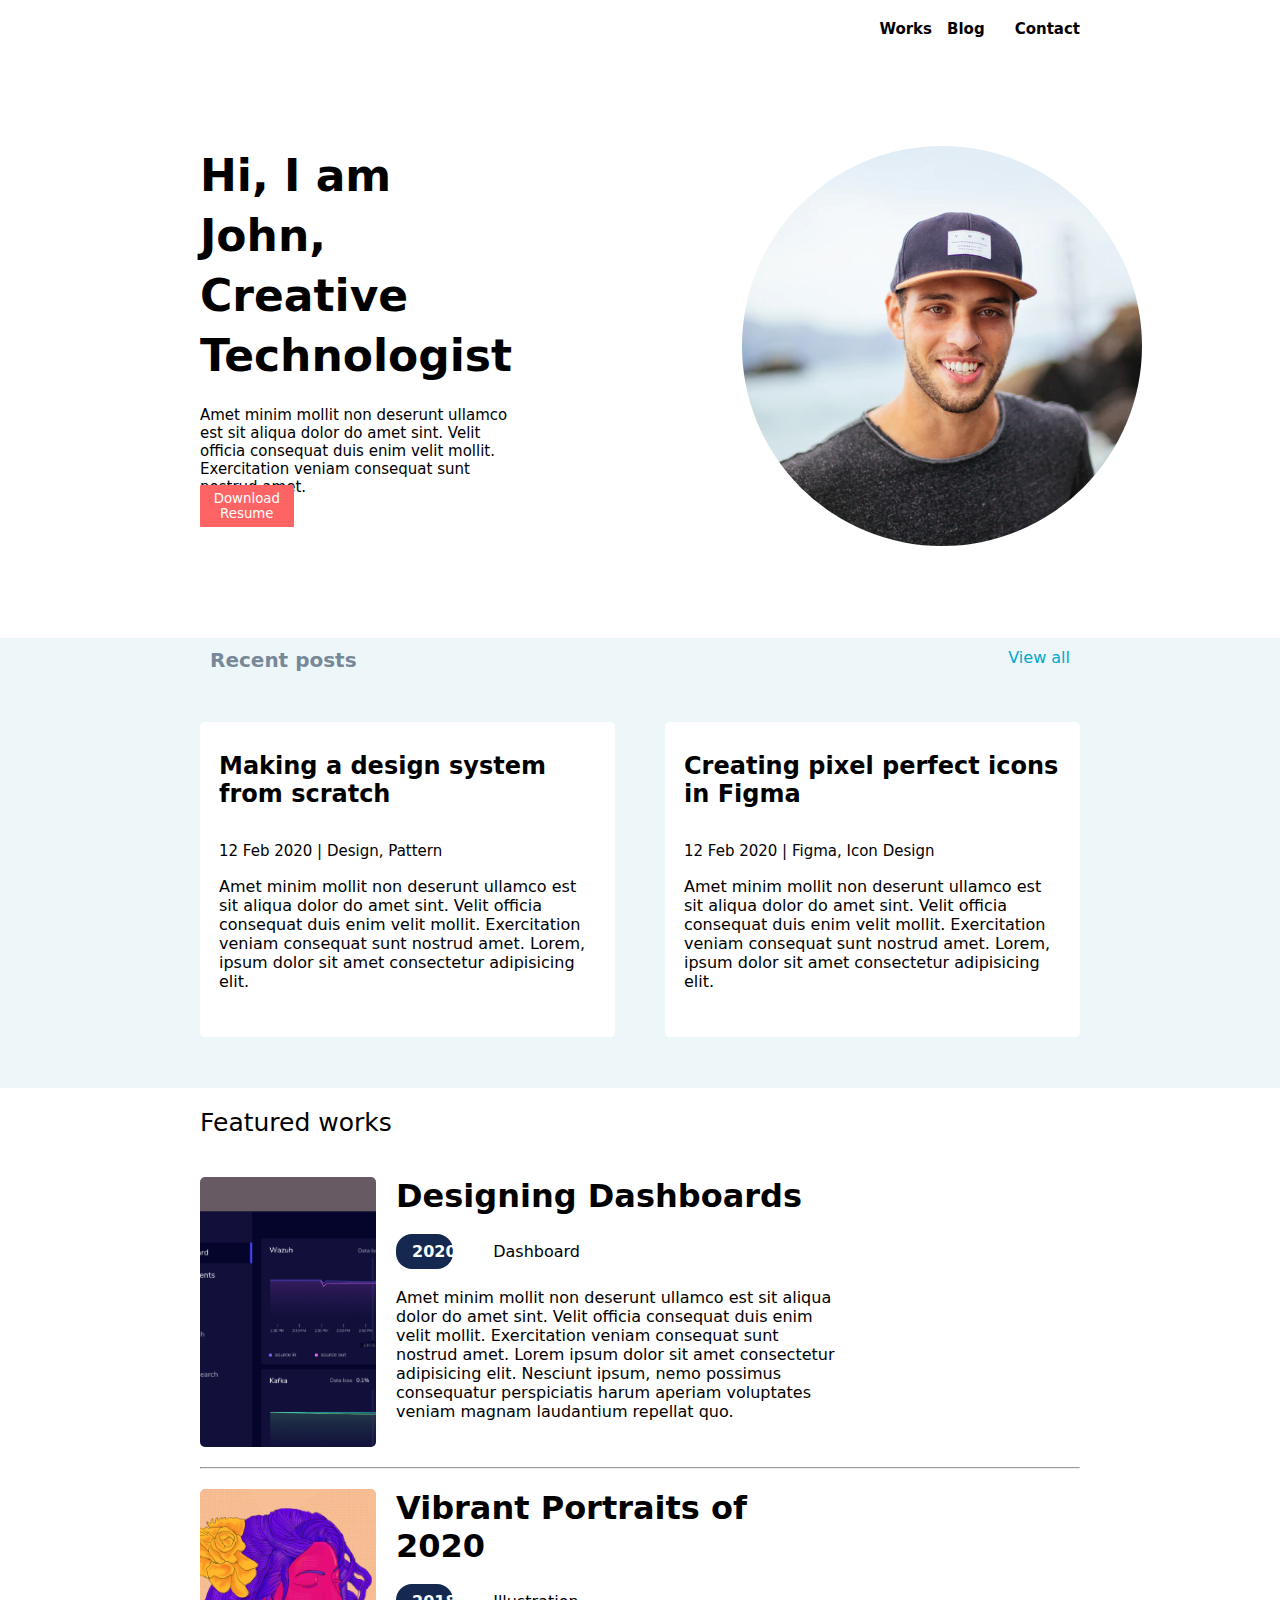
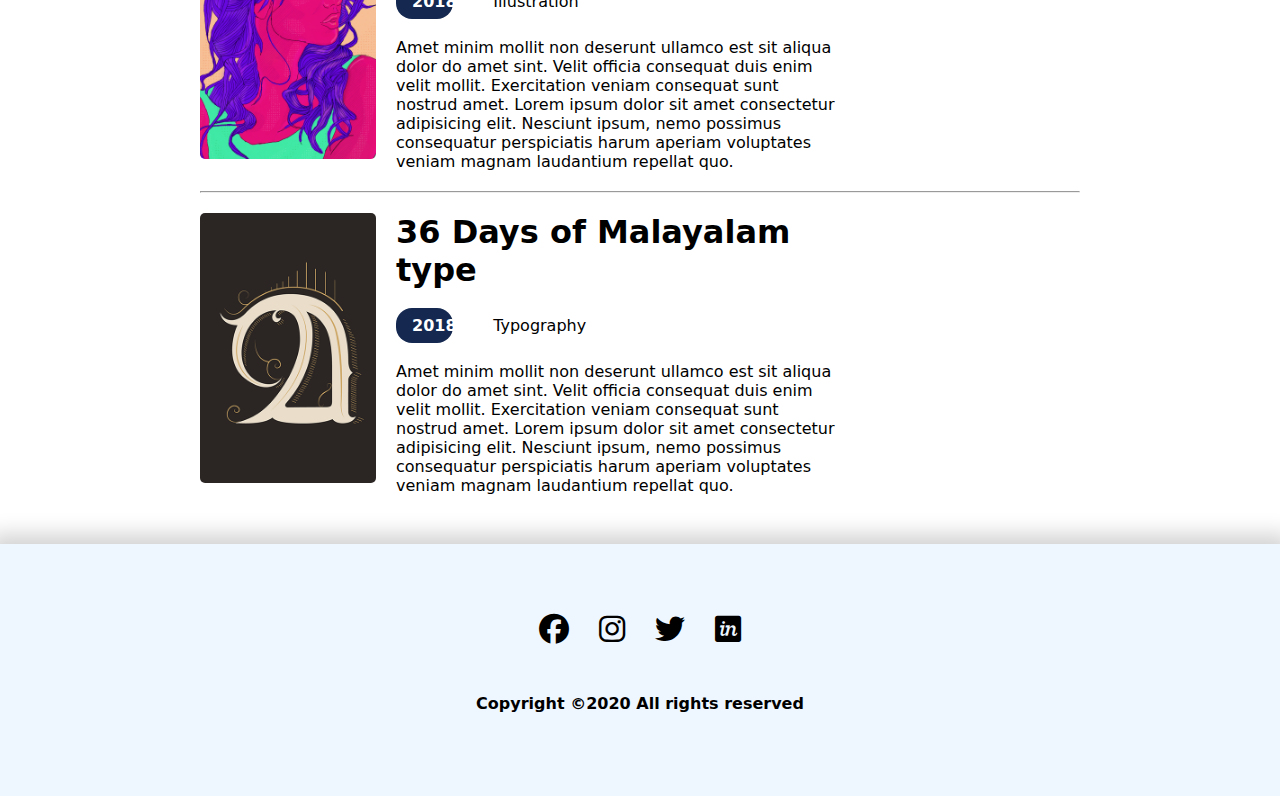
<file: index.html>
<!DOCTYPE html>
<html lang="en">
  <head>
    <meta charset="UTF-8" />
    <meta http-equiv="X-UA-Compatible" content="IE=edge" />
    <meta name="viewport" content="width=device-width, initial-scale=1.0" />
    <link rel="stylesheet" href="./css/style.css" />
    <link
      rel="stylesheet"
      href="https://cdnjs.cloudflare.com/ajax/libs/font-awesome/6.5.2/css/all.min.css"
    />
    <title>Portfolio</title>
  </head>
  <body>
    <header>
      <div class="container">
        <nav>
          <ul>
            <li><a href="./pages/works.html">Works</a></li>
          </ul>
          <ul>
            <li><a href="./pages/blog.html">Blog</li>
          </ul>
          <ul>
            <li><a href="./pages/contact.html">Contact</a></li>
          </ul>
        </nav>
        <main>
          <div class="header-desc">
            <h1>Hi, I am John, Creative Technologist</h1>
            <p>
              Amet minim mollit non deserunt ullamco est sit aliqua dolor do
              amet sint. Velit officia consequat duis enim velit mollit.
              Exercitation veniam consequat sunt nostrud amet.
            </p>
            <br />
            <button>Download Resume</button>
          </div>
          <div class="header-img">
            <img src="./images/images first.png" alt="img" />
          </div>
        </main>
      </div>
    </header>
    <!-- Main -->

    <main class="container" style="background: #edf7fa; height: 50vh">
      <div class="view">
        <h3>Recent posts</h3>
        <a href="#">View all</a>
      </div>
      <section class="main-item">
        <div class="main-desc">
          <h2>Making a design system from scratch</h2>
          <br />
          <div class="date">
            <p>12 Feb 2020 | Design, Pattern</p>
          </div>
          <div class="title">
            Amet minim mollit non deserunt ullamco est sit aliqua dolor do amet
            sint. Velit officia consequat duis enim velit mollit. Exercitation
            veniam consequat sunt nostrud amet. Lorem, ipsum dolor sit amet
            consectetur adipisicing elit.
          </div>
        </div>
        <div class="main-desc">
          <h2>Creating pixel perfect icons in Figma</h2>
          <br />
          <div class="date">
            <p>12 Feb 2020     |    Figma, Icon Design</p>
          </div>
          <div class="title">
            Amet minim mollit non deserunt ullamco est sit aliqua dolor do amet
            sint. Velit officia consequat duis enim velit mollit. Exercitation
            veniam consequat sunt nostrud amet. Lorem, ipsum dolor sit amet
            consectetur adipisicing elit.
          </div>
        </div>
      </section>
    </main>
    <!-- main second -->

    <section class="container">
      <h2 class="text">Featured works</h2>
      <div class="featured-item">
        <div class="featured-img">
          <img src="./images/secont.png" alt="img" />
          <div class="img-desc">
            <h1>Designing Dashboards</h1>
            <br />
            <div class="year"><span>2020 </span>     Dashboard</div>
            
            <br />
            <p>
              Amet minim mollit non deserunt ullamco est sit aliqua dolor do
              amet sint. Velit officia consequat duis enim velit mollit.
              Exercitation veniam consequat sunt nostrud amet. Lorem ipsum dolor
              sit amet consectetur adipisicing elit. Nesciunt ipsum, nemo
              possimus consequatur perspiciatis harum aperiam voluptates veniam
              magnam laudantium repellat quo.
            </p>
          </div>
        </div>
        <hr />

        <div class="featured-img">
          <img src="./images/third images.png" alt="img" />
          <div class="img-desc">
            <h1>Vibrant Portraits of 2020</h1>
            <br />
            <div class="year">
              <span>2018</span> <p>Illustration</p> 
            </div>
            
            <br />
            <p>
              Amet minim mollit non deserunt ullamco est sit aliqua dolor do
              amet sint. Velit officia consequat duis enim velit mollit.
              Exercitation veniam consequat sunt nostrud amet. Lorem ipsum dolor
              sit amet consectetur adipisicing elit. Nesciunt ipsum, nemo
              possimus consequatur perspiciatis harum aperiam voluptates veniam
              magnam laudantium repellat quo.
            </p>
          </div>
        </div>
        <hr />
        <div class="featured-img">
          <img src="./images/end images.png" alt="img" />
          <div class="img-desc">
            <h1>36 Days of Malayalam type</h1>
            <br />
            <div class="year"><span>2018 </span>    Typography</div>
            
            <br />
            <p>
              Amet minim mollit non deserunt ullamco est sit aliqua dolor do
              amet sint. Velit officia consequat duis enim velit mollit.
              Exercitation veniam consequat sunt nostrud amet. Lorem ipsum dolor
              sit amet consectetur adipisicing elit. Nesciunt ipsum, nemo
              possimus consequatur perspiciatis harum aperiam voluptates veniam
              magnam laudantium repellat quo.
            </p>
          </div>
        </div>
      </div>
    </section>
    <br />
    <footer class="footer-item">
      <div class="container">
        <span
          ><i class="fa-brands fa-facebook"></i>
          <i class="fa-brands fa-instagram"></i
          ><i class="fa-brands fa-twitter"></i
          ><i class="fa-brands fa-invision"></i
        ></span>
        <h4>Copyright ©2020 All rights reserved</h4>
      </div>
    </footer>
  </body>
</html>
</file>
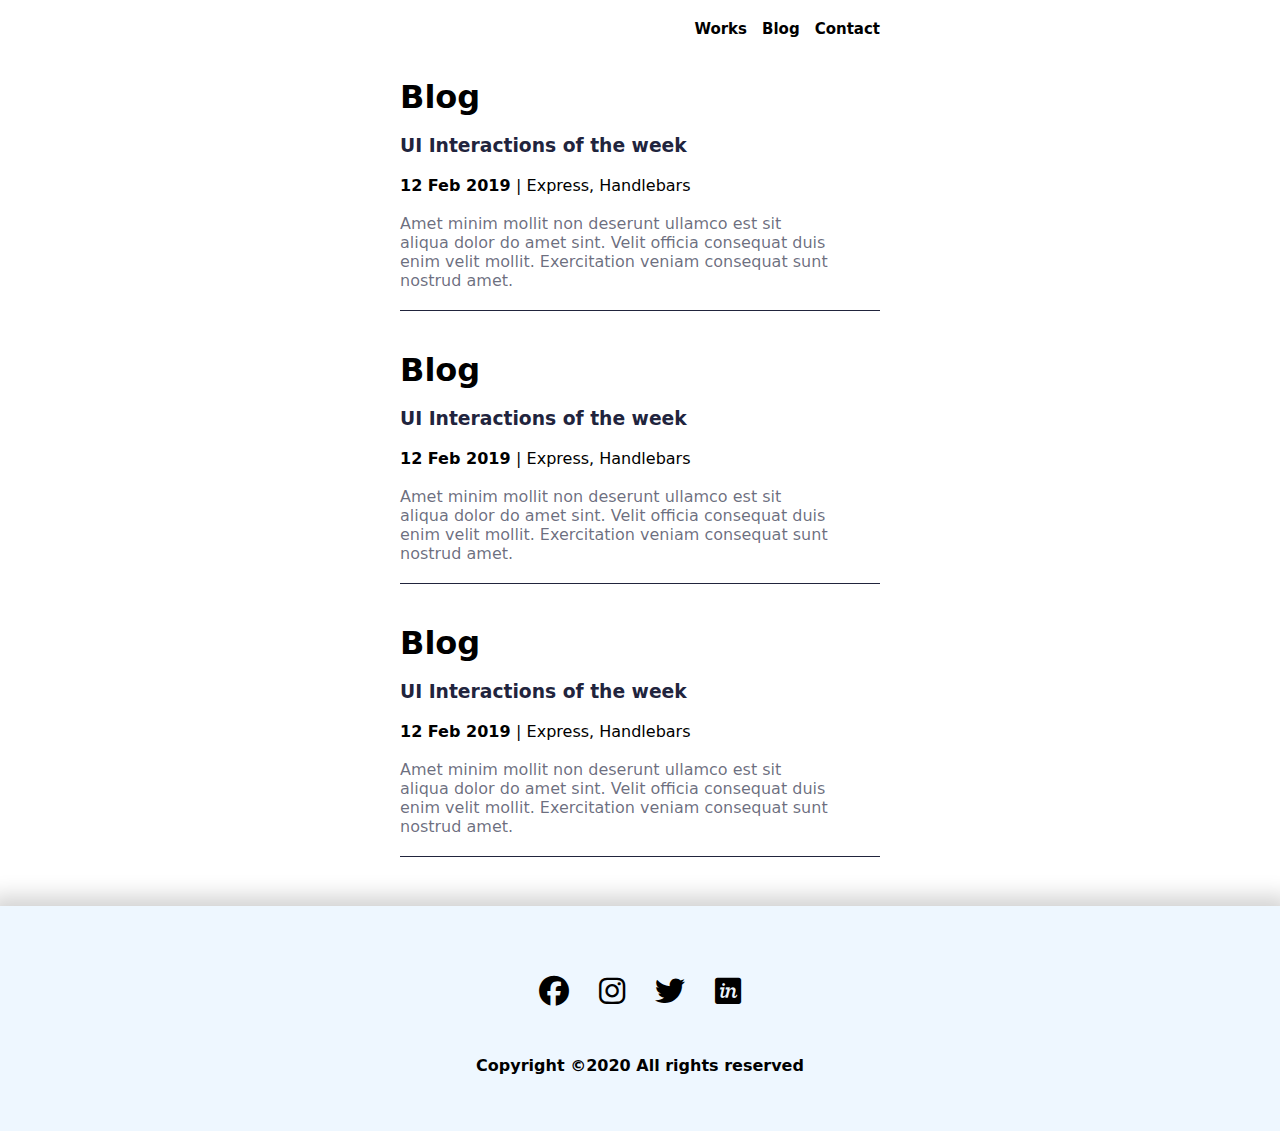
<file: pages/blog.html>
<!DOCTYPE html>
<html lang="en">
  <head>
    <meta charset="UTF-8" />
    <meta http-equiv="X-UA-Compatible" content="IE=edge" />
    <meta name="viewport" content="width=device-width, initial-scale=1.0" />
    <link rel="stylesheet" href="../css/blog.css" />
    <link
      rel="stylesheet"
      href="https://cdnjs.cloudflare.com/ajax/libs/font-awesome/6.5.2/css/all.min.css"
    />
    <title>blog</title>
  </head>
  <body>
    <header>
      <div class="container">
        <nav>
          <ul>
            <li><a href="./works.html">Works</a></li>
          </ul>
          <ul>
            <li><a href="./blog.html">Blog</a></li>
          </ul>
          <ul>
            <li><a href="./contact.html">Contact</a></li>
          </ul>
        </nav>
      </div>
    </header>

    <main>
      <div class="container">
        <h1 class="box">Blog</h1>
        <br />
        <div class="week">
          <h3>UI Interactions of the week</h3>
          <div class="week-date">
            <span class="date">12 Feb 2019 </span>| Express, Handlebars
            <br />
            <br />
            <p>
              Amet minim mollit non deserunt ullamco est sit aliqua dolor do
              amet sint. Velit officia consequat duis enim velit mollit.
              Exercitation veniam consequat sunt nostrud amet.
            </p>
          </div>
        </div>
        <span class="span"></span>
        <h1 class="box">Blog</h1>
        <br />
        <div class="week">
          <h3>UI Interactions of the week</h3>
          <div class="week-date">
            <span class="date">12 Feb 2019 </span>| Express, Handlebars
            <br />
            <br />
            <p>
              Amet minim mollit non deserunt ullamco est sit aliqua dolor do
              amet sint. Velit officia consequat duis enim velit mollit.
              Exercitation veniam consequat sunt nostrud amet.
            </p>
          </div>
        </div>

        <span class="span"></span>

        <h1 class="box">Blog</h1>
        <br />
        <div class="week">
          <h3>UI Interactions of the week</h3>
          <div class="week-date">
            <span class="date">12 Feb 2019 </span>| Express, Handlebars
            <br />
            <br />
            <p>
              Amet minim mollit non deserunt ullamco est sit aliqua dolor do
              amet sint. Velit officia consequat duis enim velit mollit.
              Exercitation veniam consequat sunt nostrud amet.
            </p>
          </div>
        </div>
        <span class="span"></span>
      </div>
      <br />
    </main>
    <footer class="footer-item">
      <div class="container">
        <span
          ><i class="fa-brands fa-facebook"></i>
          <i class="fa-brands fa-instagram"></i
          ><i class="fa-brands fa-twitter"></i
          ><i class="fa-brands fa-invision"></i
        ></span>
        <h4>Copyright ©2020 All rights reserved</h4>
      </div>
    </footer>
  </body>
</html>
</file>
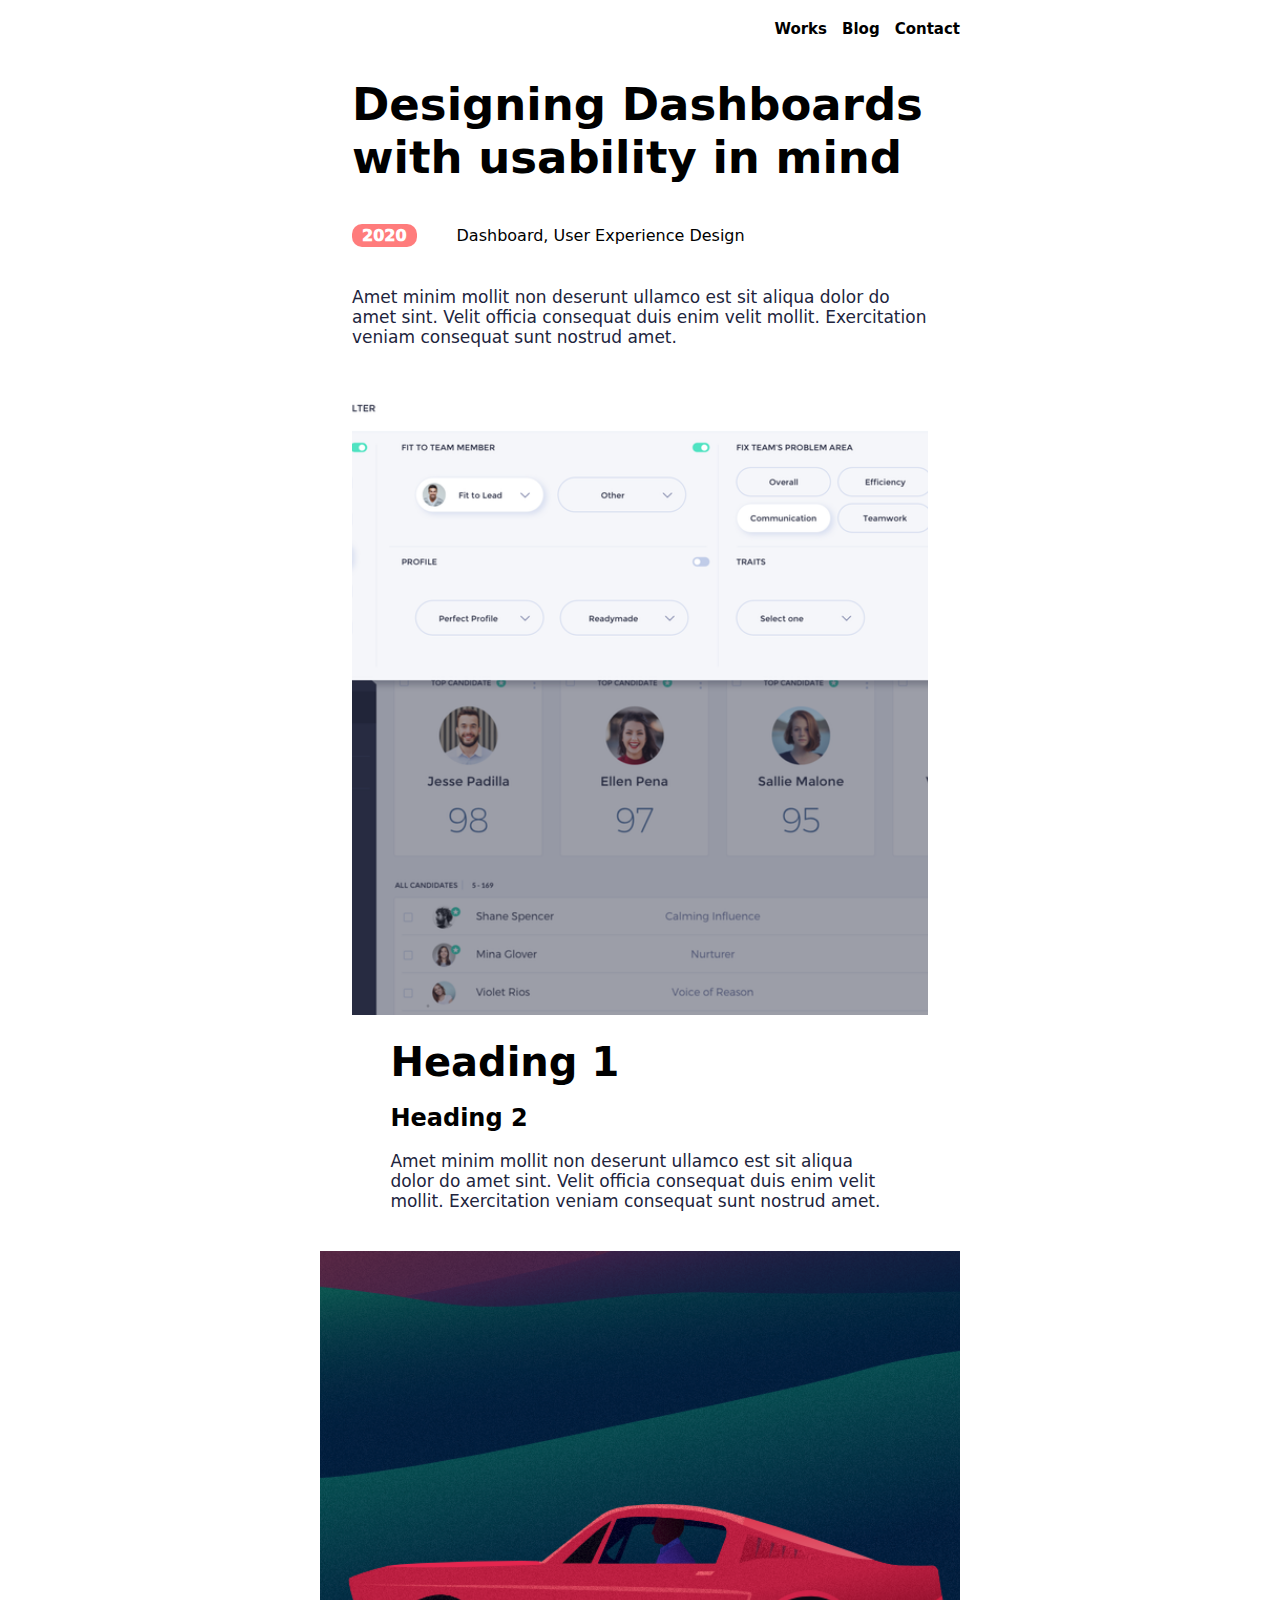
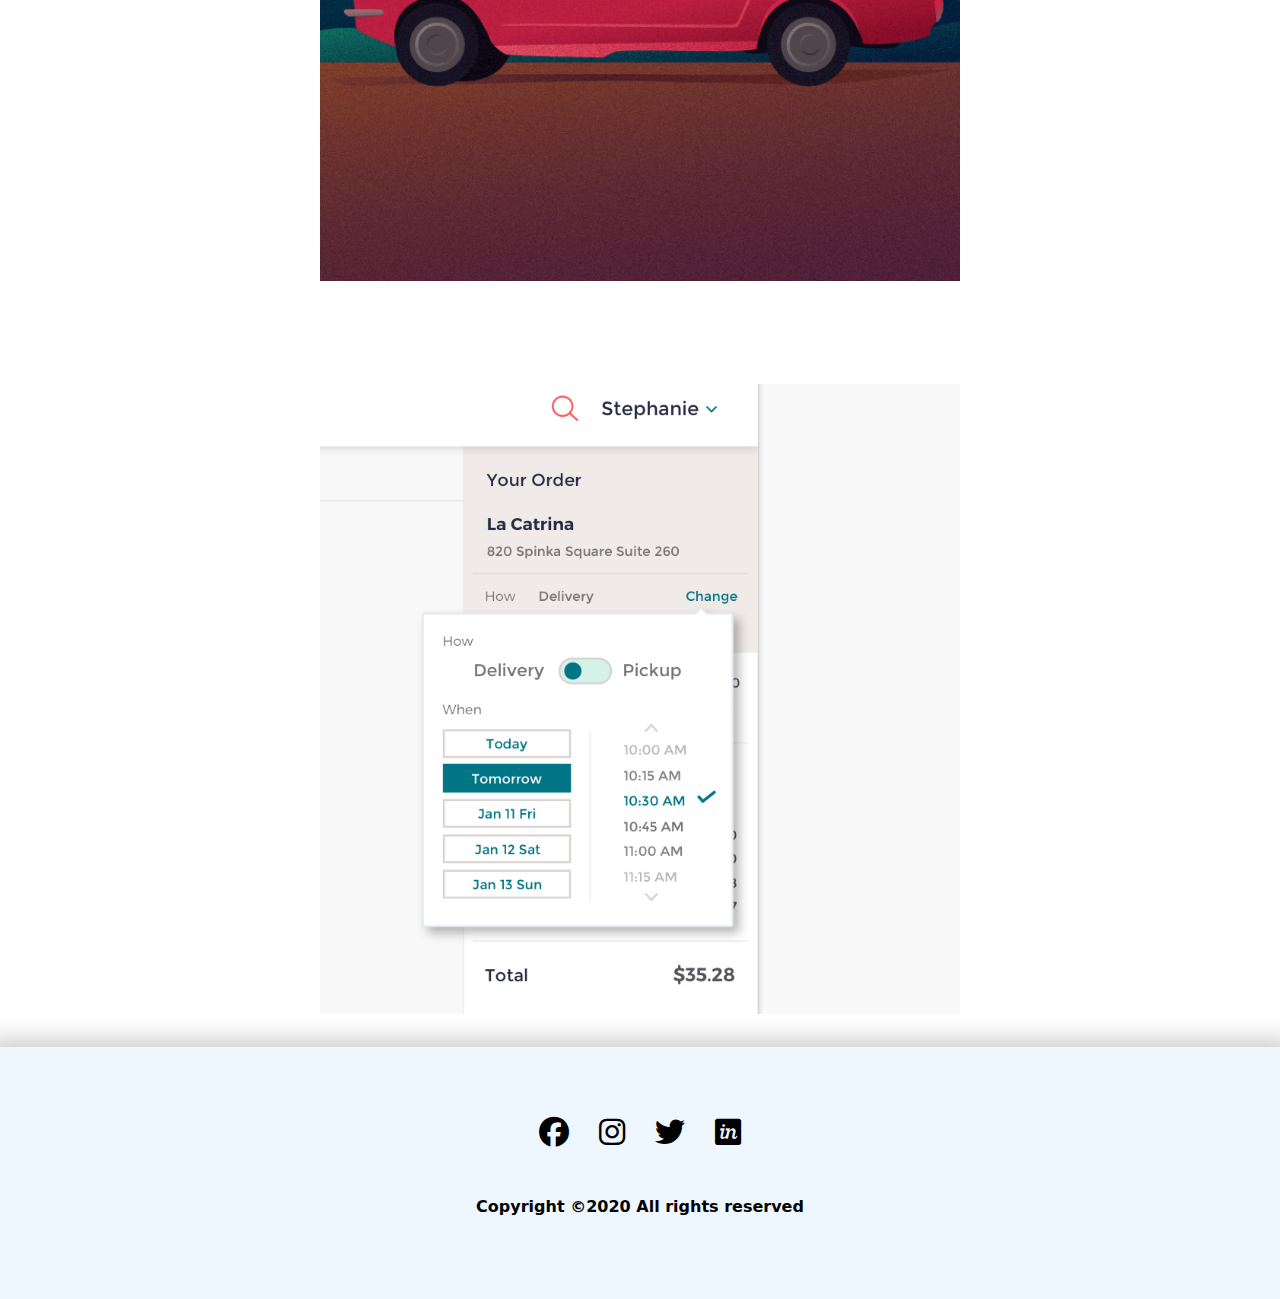
<file: pages/contact.html>
<!DOCTYPE html>
<html lang="en">
  <head>
    <meta charset="UTF-8" />
    <meta http-equiv="X-UA-Compatible" content="IE=edge" />
    <meta name="viewport" content="width=device-width, initial-scale=1.0" />
    <link rel="stylesheet" href="../css/contact.css" />
    <link
      rel="stylesheet"
      href="https://cdnjs.cloudflare.com/ajax/libs/font-awesome/6.5.2/css/all.min.css"
    />
    <title>Contact</title>
  </head>
  <body>
    <header>
      <div class="container">
        <nav>
          <ul>
            <li><a href="./works.html">Works</a></li>
          </ul>
          <ul>
            <li><a href="./blog.html">Blog</a></li>
          </ul>
          <ul>
            <li><a href="./contact.html">Contact</a></li>
          </ul>
        </nav>
      </div>
    </header>
    <main>
      <section>
        <div class="main__box container">
          <div class="main__title">
            <h2>Designing Dashboards with usability in mind</h2>

            <div class="year">
              <span>2020 </span>Dashboard, User Experience Design
            </div>

            <div class="main__desc">
              <p>
                Amet minim mollit non deserunt ullamco est sit aliqua dolor do
                amet sint. Velit officia consequat duis enim velit mollit.
                Exercitation veniam consequat sunt nostrud amet.
              </p>
              <br />
              <br />
              <div class="main__img">
                <img src="../images/contact img-1.png" alt="rasm" />
              </div>
            </div>
          </div>
        </div>
      </section>
      <section class="section__second container">
        <div class="main__heeding">
          <h1>Heading 1</h1>
          <br />
          <h2>Heading 2</h2>
          <br />
          <p>
            Amet minim mollit non deserunt ullamco est sit aliqua dolor do amet
            sint. Velit officia consequat duis enim velit mollit. Exercitation
            veniam consequat sunt nostrud amet.
          </p>
        </div>
        <div class="heading__img">
          <img src="../images/contact img-2.png" alt="img" />
        </div>
        <br />
        <div class="img__end">
          <img src="../images/contact img 3.png" alt="img" />
        </div>
      </section>
    </main>
    <br />
    <footer class="footer-item">
      <div class="container">
        <span
          ><i class="fa-brands fa-facebook"></i>
          <i class="fa-brands fa-instagram"></i
          ><i class="fa-brands fa-twitter"></i
          ><i class="fa-brands fa-invision"></i
        ></span>
        <h4>Copyright ©2020 All rights reserved</h4>
      </div>
    </footer>
  </body>
</html>
</file>
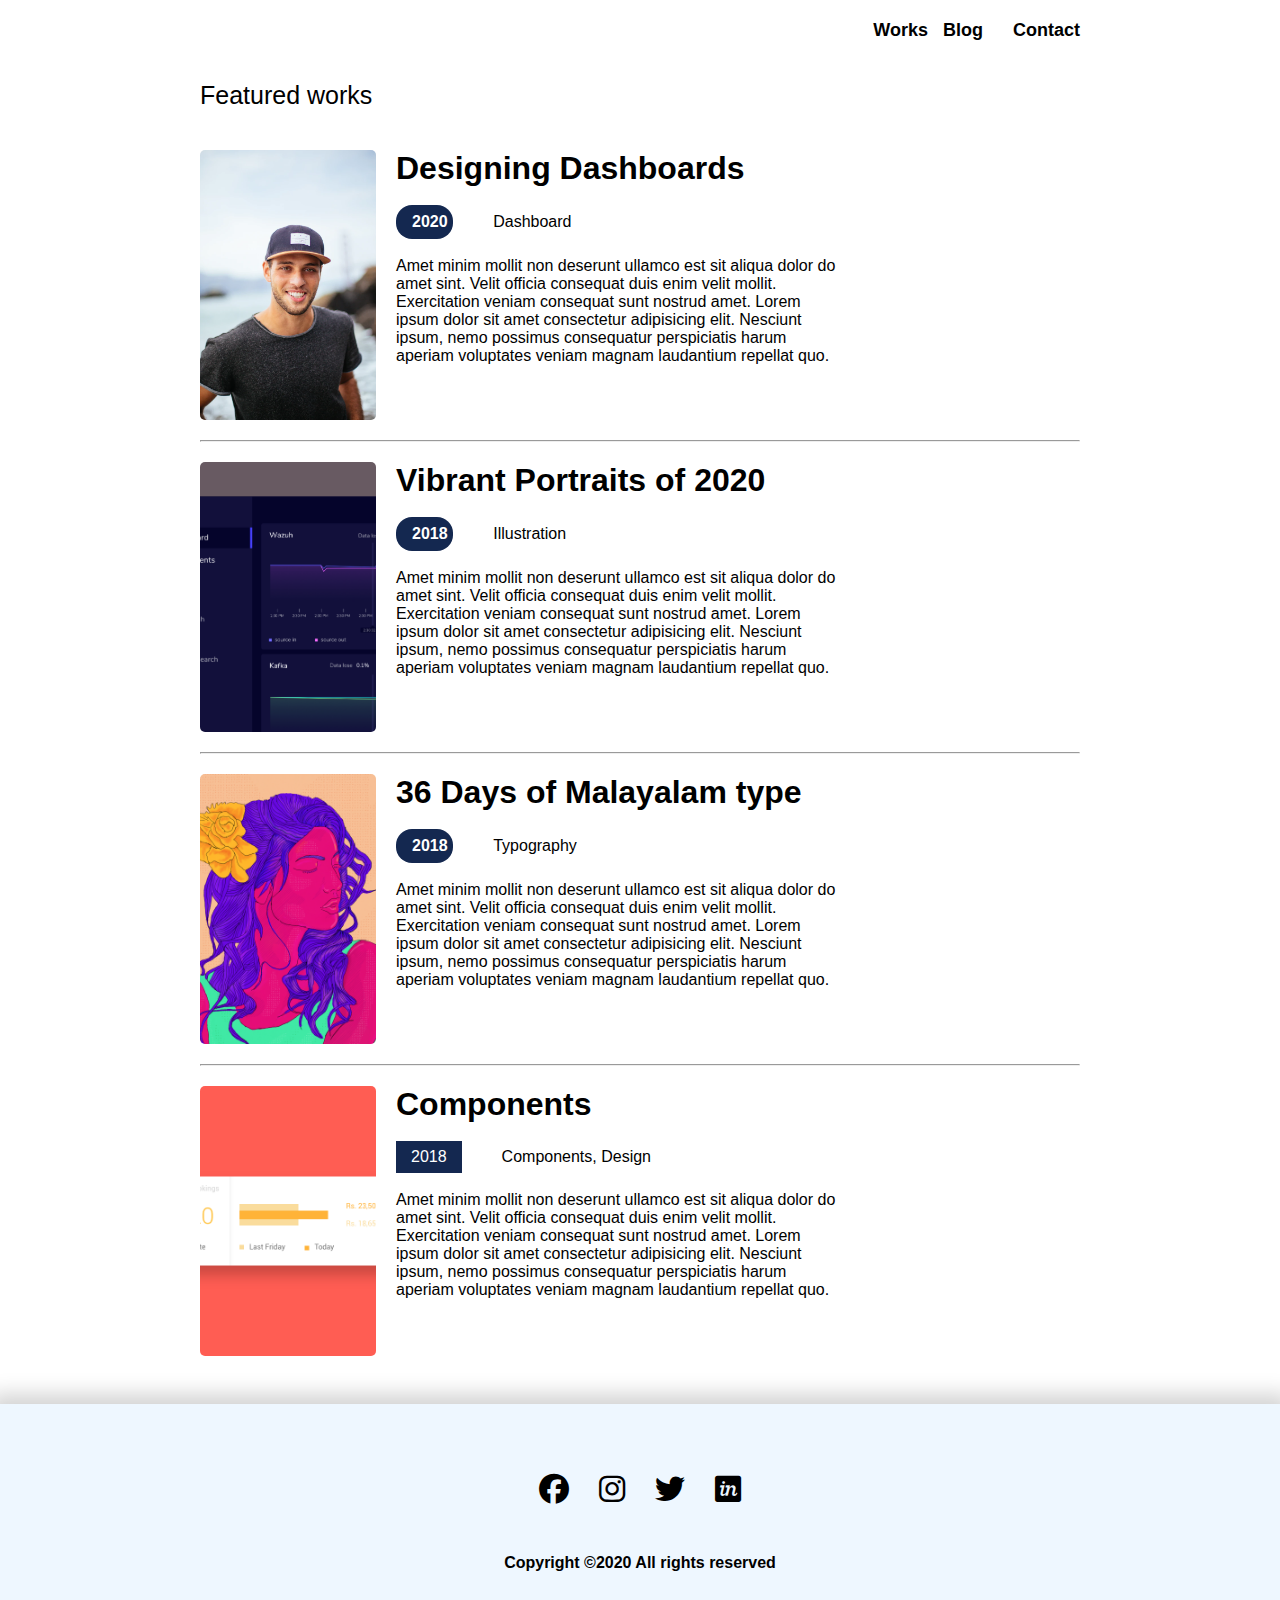
<file: pages/works.html>
<!DOCTYPE html>
<html lang="en">
  <head>
    <meta charset="UTF-8" />
    <meta http-equiv="X-UA-Compatible" content="IE=edge" />
    <meta name="viewport" content="width=device-width, initial-scale=1.0" />
    <link rel="stylesheet" href="../css/works.css" />
    <link rel="stylesheet" href="https://cdnjs.cloudflare.com/ajax/libs/font-awesome/6.5.2/css/all.min.css">
    <title>Works</title>
  </head>
  <body>
    <header>
      <div class="container">
        <div class="works">
            <nav>
                <ul>
                  <li><a href="../index.html">Works</a></li>
                </ul>
                <ul>
                  <li><a href="./blog.html">Blog</li>
                </ul>
                <ul>
                  <li><a href="./contact.html">Contact</a></li>
                </ul>
              </nav>
        </div>

    </header>
    <section class="container">
        <h2 class="text">Featured works</h2>
        <div class="featured-item">
          <div class="featured-img">
            <img src="../images/images first.png" alt="img" />
            <div class="img-desc">
              <h1>Designing Dashboards</h1>
              <br />
              <div class="year"><span>2020 </span>     Dashboard</div>
              
              <br />
              <p>
                Amet minim mollit non deserunt ullamco est sit aliqua dolor do
                amet sint. Velit officia consequat duis enim velit mollit.
                Exercitation veniam consequat sunt nostrud amet. Lorem ipsum dolor
                sit amet consectetur adipisicing elit. Nesciunt ipsum, nemo
                possimus consequatur perspiciatis harum aperiam voluptates veniam
                magnam laudantium repellat quo.
              </p>
            </div>
          </div>
          <hr />
  
          <div class="featured-img">
            <img src="../images/secont.png" alt="img" />
            <div class="img-desc">
              <h1>Vibrant Portraits of 2020</h1>
              <br />
              <div class="year">
                <span>2018</span> <p>Illustration</p> 
              </div>
              
              <br />
              <p>
                Amet minim mollit non deserunt ullamco est sit aliqua dolor do
                amet sint. Velit officia consequat duis enim velit mollit.
                Exercitation veniam consequat sunt nostrud amet. Lorem ipsum dolor
                sit amet consectetur adipisicing elit. Nesciunt ipsum, nemo
                possimus consequatur perspiciatis harum aperiam voluptates veniam
                magnam laudantium repellat quo.
              </p>
            </div>
          </div>
          <hr />
          <div class="featured-img">
            <img src="../images/third images.png" alt="img" />
            <div class="img-desc">
              <h1>36 Days of Malayalam type</h1>
              <br />
              <div class="year"><span>2018 </span>    Typography</div>
              
              <br />
              <p>
                Amet minim mollit non deserunt ullamco est sit aliqua dolor do
                amet sint. Velit officia consequat duis enim velit mollit.
                Exercitation veniam consequat sunt nostrud amet. Lorem ipsum dolor
                sit amet consectetur adipisicing elit. Nesciunt ipsum, nemo
                possimus consequatur perspiciatis harum aperiam voluptates veniam
                magnam laudantium repellat quo.
              </p>
            </div>
          </div>
        </div>
        <hr>
        <div class="featured-img">
            <img src="../images/work img.png" alt="img" />
            <div class="img-desc">
              <h1>Components</h1>
              <br />
              <div class="year"><span>2018 </span>    Components, Design</div>
              
              <br />
              <p>
                Amet minim mollit non deserunt ullamco est sit aliqua dolor do
                amet sint. Velit officia consequat duis enim velit mollit.
                Exercitation veniam consequat sunt nostrud amet. Lorem ipsum dolor
                sit amet consectetur adipisicing elit. Nesciunt ipsum, nemo
                possimus consequatur perspiciatis harum aperiam voluptates veniam
                magnam laudantium repellat quo.
              </p>
            </div>
          </div>
        </div>
      </section>
      <br />
      <footer class="footer-item">
        <div class="container">
          <span
            ><i class="fa-brands fa-facebook"></i>
            <i class="fa-brands fa-instagram"></i
            ><i class="fa-brands fa-twitter"></i
            ><i class="fa-brands fa-invision"></i
          ></span>
          <h4>Copyright ©2020 All rights reserved</h4>
        </div>
      </footer>

   
  </body>
</html>
</file>
<file: css/style.css>
* {
  margin: 0;
  padding: 0;
  box-sizing: border-box;
  list-style: none;
  font-family: system-ui, -apple-system, BlinkMacSystemFont, "Segoe UI", Roboto,
    Oxygen, Ubuntu, Cantarell, "Open Sans", "Helvetica Neue", sans-serif;
  text-decoration: none;
}

.container {
  /* height: 100vh; */
  padding: 0px 200px;
}

nav {
  width: 100%;
  display: flex;
  justify-content: space-between;
  align-items: center;
  justify-content: end;
  gap: 15px;
  /* color: black; */
  font-size: 15px;
  font-weight: bold;
  padding: 20px 0px;
  cursor: pointer;
}

nav ul a {
  color: black;
}

header main {
  width: 100%;
  display: flex;
  justify-content: space-between;
  justify-content: start;
  padding: 10% 0px;
  gap: 200px;
}

.header-desc {
  width: 50%;
  display: flex;
  align-items: start;
  flex-direction: column;
  gap: 20px;
}

main h1 {
  font-size: 44px;
  font-weight: 400px;
  line-height: 60px;
}

main p {
  font-size: 15px;
  height: 20px;
  font-weight: 200px;
}

.header-img {
  width: 50%;
  padding: 0px 30px;
}

header main img {
  width: 400px;
  height: 400px;
  object-fit: cover;
  border-radius: 50%;
}

.header-desc button {
  width: 30%;
  padding: 2%;
  background: #ff6464;
  color: white;
  border: none;
  border-radius: 2%;
  cursor: pointer;
}

/* Main */

.main-item {
  width: 100%;
  height: 20%;
  display: flex;
  padding: 40px 0px;
  gap: 50px;
  justify-content: center;
}

.view {
  display: flex;
  justify-content: space-between;
  /* justify-content: center; */
  padding: 10px;
  gap: 10px;
}

.main-desc {
  width: 50%;
  height: 35vh;
  background-color: #fff;
  padding: 30px 19px;
  border-radius: 5px;
  gap: 530px;
}

.date {
  gap: 20px;
  padding: 15px 0;
}

.view a {
  color: #00a8cc;
}

.view h3 {
  font-size: 20px;
  font-weight: 50px;
  color: lightslategray;
  /* line-height: 50px; */
}

/* section second */

.text {
  font-size: 25px;
  font-weight: 400;
  padding: 20px 0px;
}

.featured-item {
  width: 100%;
  /* height: 100vh; */
  display: flex;
  /* justify-content: space-between; */
  flex-direction: column;
}

.featured-img {
  width: 100%;
  display: flex;
  justify-content: space-between;
  justify-content: start;
  text-align: start;
  gap: 20px;
  padding: 20px 0px;
}

.featured-img img {
  width: 20%;
  height: 30vh;
  object-fit: cover;
  border-radius: 5px;
  gap: 50px;
}

.img-desc {
  width: 50%;
  gap: 20px;
  /* margin: 0px 20px;   */
}

.footer-item {
  width: 100%;
  height: 28vh;
  /* display: flex; */
  margin-top: 10px;
  text-align: center;
  align-items: center;
  gap: 20px;
  padding: 20px;
  background-color: rgb(238, 247, 255);
  box-shadow: 0px 0px 20px 10px lightgray;
}

footer span {
  display: flex;
  padding: 50px;
  gap: 30px;
  text-align: center;
  justify-content: center;
}

footer span i {
  font-size: 30px;
  cursor: pointer;
}

.featured-item span {
  width: 13%;
  border: 1px solid rgba(18, 18, 28, 0);
  border-radius: 16px;
  padding: 2px 2px;
  color: black;
  font-weight: bold;
  display: flex;
  justify-content: space-between;
  gap: 20px;
}

.featured-img span {
  background-color: #142850;
  color: white;
  padding: 7px 15px;
  font-size: 16px;
}

.year {
  display: flex;
  /* justify-content: space-between; */
  align-items: center;
  gap: 40px;
}
</file>
<file: css/blog.css>
* {
  margin: 0;
  padding: 0;
  box-sizing: border-box;
  list-style: none;
  font-family: system-ui, -apple-system, BlinkMacSystemFont, "Segoe UI", Roboto,
    Oxygen, Ubuntu, Cantarell, "Open Sans", "Helvetica Neue", sans-serif;
  text-decoration: none;
}

.container {
  /* width: 85%; */
  padding: 0px 400px;
  height: 100%;
}

nav {
  width: 100%;
  display: flex;
  justify-content: space-between;
  align-items: center;
  justify-content: end;
  gap: 15px;
  /* color: black; */
  font-size: 15px;
  font-weight: bold;
  padding: 20px 0px;
  cursor: pointer;
}

nav ul a {
  color: black;
}

.box {
  width: 100%;
  padding-top: 20px;
  display: flex;
  gap: 20px;
}

.week {
  width: 90%;
  display: flex;
  gap: 20px;
  justify-content: center;
  text-align: start;
  flex-direction: column;
}

.span {
  width: 100%;
  display: flex;
  justify-content: space-between;
}

.week h3 {
  font-weight: 500px;
  color: #21243d;
}

.date {
  font-weight: bold;
}

.week-date p {
  color: #21243da9;
}

.span {
  width: 100%;
  border-bottom: 1px solid #21243d;
  margin: 20px 0px;
}

.footer-item {
  width: 100%;
  height: 25vh;
  /* display: flex; */
  margin-top: 10px;
  text-align: center;
  align-items: center;
  gap: 20px;
  padding: 20px;
  background-color: rgb(238, 247, 255);
  box-shadow: 0px 0px 20px 10px lightgray;
}

footer span {
  display: flex;
  padding: 50px;
  gap: 30px;
  text-align: center;
  justify-content: center;
}

footer span i {
  font-size: 30px;
}

.featured-item span {
  border: 1px solid rgba(18, 18, 28, 0);
  border-radius: 16px;
  padding: 2px 2px;
  color: black;
}

.featured-img span {
  background-color: #142850;
  color: white;
  padding: 7px 15px;
  font-size: 16px;
}
</file>
<file: css/contact.css>
* {
  margin: 0;
  padding: 0;
  box-sizing: border-box;
  list-style: none;
  font-family: system-ui, -apple-system, BlinkMacSystemFont, "Segoe UI", Roboto,
    Oxygen, Ubuntu, Cantarell, "Open Sans", "Helvetica Neue", sans-serif;
  text-decoration: none;
}

.container {
  /* height: 100vh; */
  padding: 0px 320px;
}

nav {
  width: 100%;
  display: flex;
  justify-content: space-between;
  align-items: center;
  justify-content: end;
  gap: 15px;
  /* color: black; */
  font-size: 15px;
  font-weight: bold;
  padding: 20px 0px;
  cursor: pointer;
}

nav ul a {
  color: black;
}

.main__box {
  width: 100%;
  padding: 20px 0px;
  display: flex;
  text-align: center;
  justify-content: center;
  align-items: center;
}

.main__title {
  width: 45%;
  gap: 40px;
  display: flex;
  text-align: start;
  justify-content: start;
  align-items: start;
  flex-direction: column;
}

.main__title h2 {
  font-size: 45px;
  font-weight: bold;
}

.main__title span {
  background-color: #ff7c7c;
  border-radius: 10px;
  padding: 2px 10px;
  color: white;
  font-weight: 950;
  display: flex;
}

.year {
  display: flex;
  /* justify-content: space-between; */
  align-items: center;
  gap: 40px;
}

.main__img img {
  width: 100%;
  height: 70vh;
  object-fit: cover;
}

.main__desc p {
  font-size: 17px;
  color: #21243d;
  font-weight: 500;
}

.section__second {
  width: 100%;
  display: flex;
  justify-content: center;
  align-items: center;
  text-align: start;
  flex-direction: column;
  gap: 40px;
}

.main__heeding {
  width: 78%;
  gap: 40px;
}

.heading__img img {
  width: 100%;
  height: 70vh;
  object-fit: cover;
}

.main__heeding h1 {
  font-size: 40px;
}

.main__heeding p {
  font-size: 17px;
  color: #21243d;
  font-weight: 410;
}

.end__img {
  width: 100%;
  display: flex;
  justify-content: center;
  align-items: center;
  text-align: center;
}

.img__end img {
  width: 100%;
  height: 70vh;
  object-fit: cover;
}

.footer-item {
  width: 100%;
  height: 28vh;
  /* display: flex; */
  margin-top: 10px;
  text-align: center;
  align-items: center;
  gap: 20px;
  padding: 20px;
  background-color: rgb(238, 247, 255);
  box-shadow: 0px 0px 20px 10px lightgray;
}

footer span {
  display: flex;
  padding: 50px;
  gap: 30px;
  text-align: center;
  justify-content: center;
}

footer span i {
  font-size: 30px;
}
</file>
<file: css/works.css>
* {
  margin: 0;
  padding: 0;
  box-sizing: border-box;
  list-style: none;
  text-decoration: none;
  font-family: sans-serif;
}

.container {
  padding: 0px 200px;
}

nav {
  width: 100%;
  display: flex;
  justify-content: space-between;
  align-items: center;
  justify-content: end;
  gap: 15px;
  font-weight: bold;
  padding: 20px 0px;
  cursor: pointer;
}

nav ul a {
  font-size: 18px;
  color: black;
}

.text {
  font-size: 25px;
  font-weight: 400;
  padding: 20px 0px;
}

.featured-item {
  width: 100%;
  /* height: 100vh; */
  display: flex;
  /* justify-content: space-between; */
  flex-direction: column;
}

.featured-img {
  width: 100%;
  display: flex;
  justify-content: space-between;
  justify-content: start;
  text-align: start;
  gap: 20px;
  padding: 20px 0px;
}

.featured-img img {
  width: 20%;
  height: 30vh;
  object-fit: cover;
  border-radius: 5px;
  gap: 50px;
}

.img-desc {
  width: 50%;
  gap: 20px;
  /* margin: 0px 20px;   */
}

.footer-item {
  width: 100%;
  height: 28vh;
  /* display: flex; */
  margin-top: 10px;
  text-align: center;
  align-items: center;
  gap: 20px;
  padding: 20px;
  background-color: rgb(238, 247, 255);
  box-shadow: 0px 0px 20px 10px lightgray;
}

footer span {
  display: flex;
  padding: 50px;
  gap: 30px;
  text-align: center;
  justify-content: center;
}

footer span i {
  font-size: 30px;
  cursor: pointer;
}

.featured-item span {
  width: 13%;
  border: 1px solid rgba(18, 18, 28, 0);
  border-radius: 16px;
  padding: 2px 2px;
  color: black;
  font-weight: bold;
  display: flex;
  justify-content: space-between;
  gap: 20px;
}

.featured-img span {
  background-color: #142850;
  color: white;
  padding: 7px 15px;
  font-size: 16px;
}

.year {
  display: flex;
  /* justify-content: space-between; */
  align-items: center;
  gap: 40px;
}
</file>
